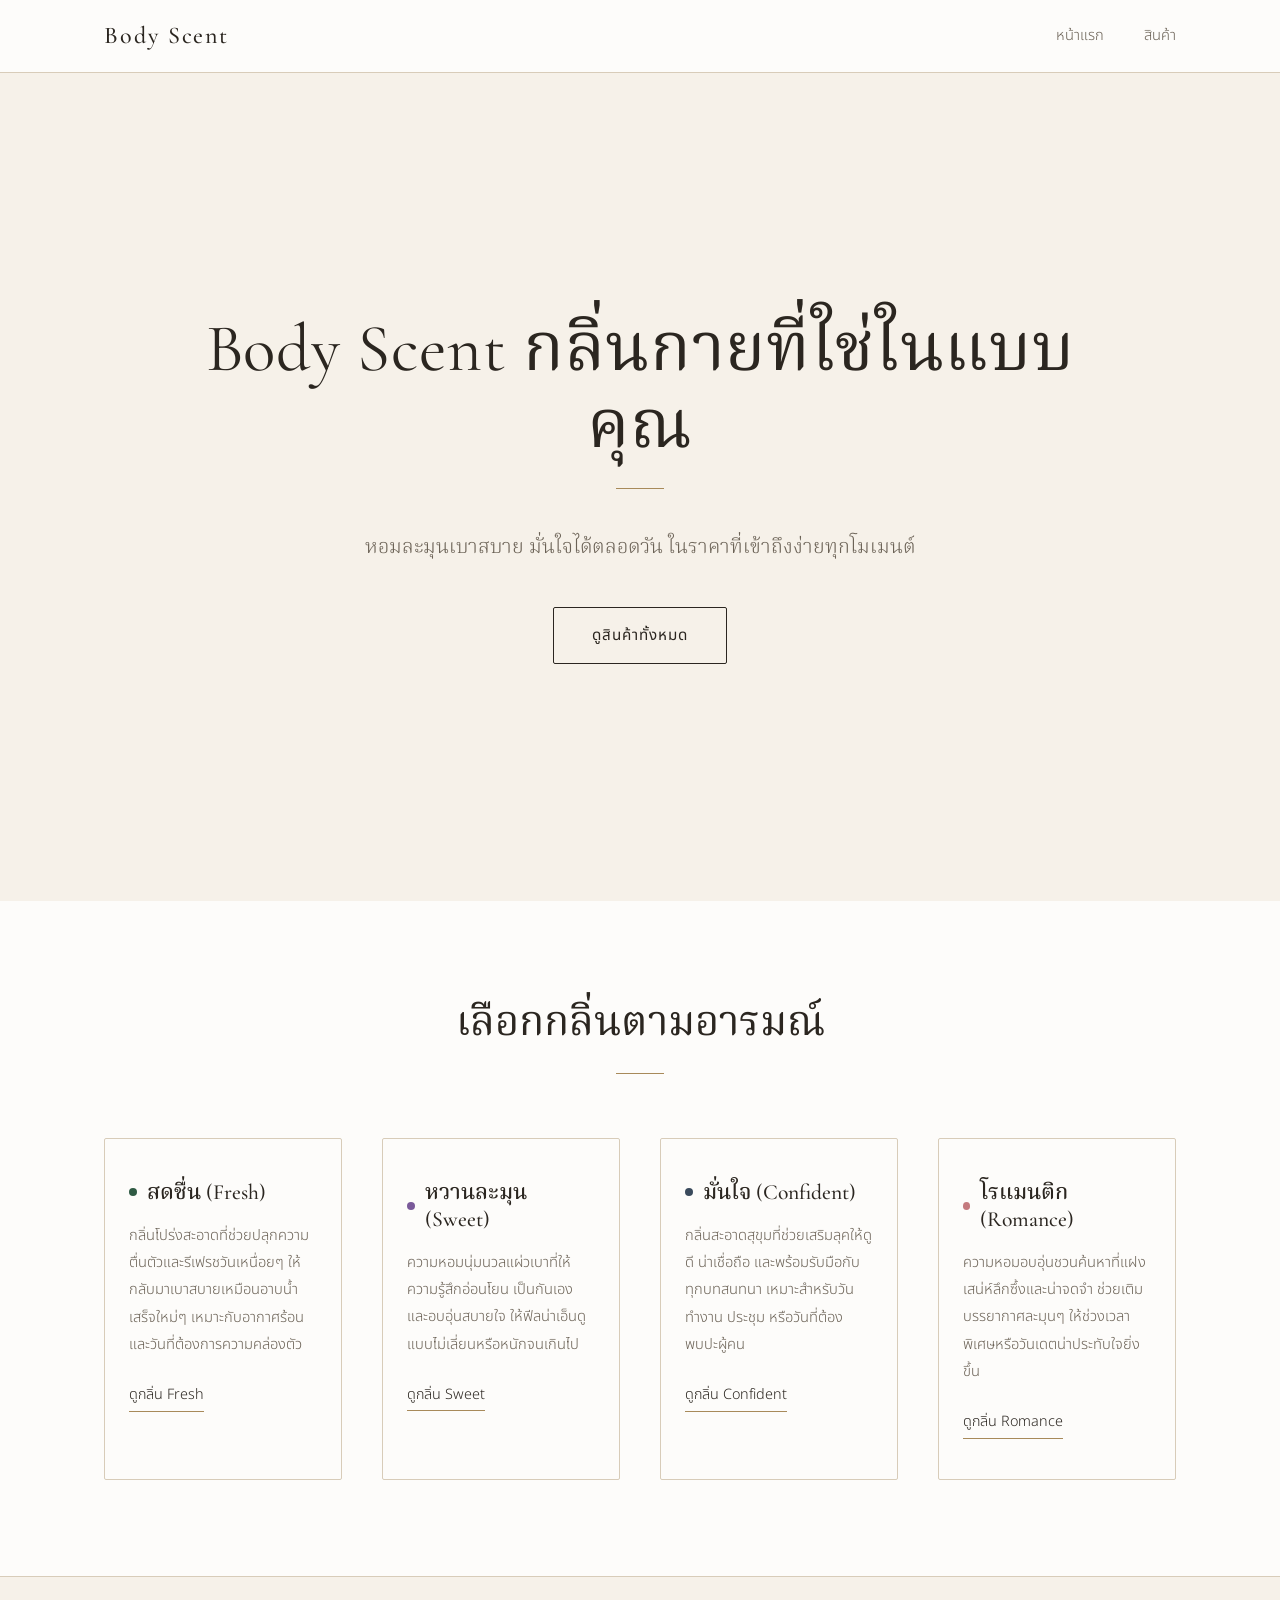
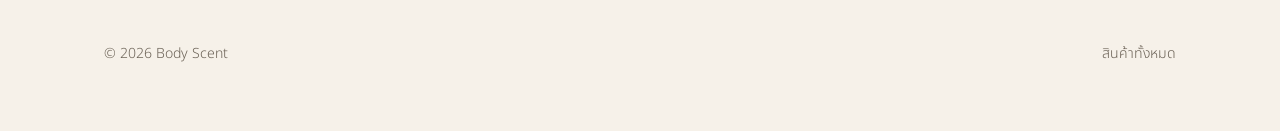
<file: index.html>
<!DOCTYPE html>
<html lang="th">
<head>
  <meta charset="UTF-8">
  <meta name="viewport" content="width=device-width, initial-scale=1">
  <title>Body Scent | กลิ่นกายที่ใช่ในแบบคุณ</title>
  <meta name="description" content="Body Scent น้ำหอมฉีดตัวและโรลออน หอมละมุนเบาสบาย มั่นใจได้ตลอดวัน ในราคาที่เข้าถึงง่าย">
  <link rel="stylesheet" href="style.css">
  <style>
    /* ปรับเฉพาะหน้าแรก */
    .hero {
      display: flex;
      align-items: center;
      min-height: calc(100vh - 4.5rem);
      min-height: calc(100svh - 4.5rem);
      padding-block: var(--space-6);
    }

    .hero h1 {
      max-width: 14em;
      margin-inline: auto;
    }

    .hero .lead {
      margin-inline: auto;
    }

    .hero .rule {
      margin-bottom: var(--space-4);
    }

    .mood-card {
      display: block;
      transition: border-color 0.35s var(--ease);
    }

    .mood-card:hover,
    .mood-card:focus-visible {
      border-color: var(--mood-color);
    }

    .mood-card .link-line {
      margin-top: var(--space-3);
      font-size: 0.9rem;
    }

    .mood-card p {
      margin-bottom: 0;
    }
  </style>
</head>
<body>

  <header class="site-header">
    <div class="container">
      <a class="logo" href="index.html">Body Scent</a>
      <ul class="nav">
        <li><a href="index.html" aria-current="page">หน้าแรก</a></li>
        <li><a href="product.html">สินค้า</a></li>
      </ul>
    </div>
  </header>

  <main>
    <section class="hero text-center">
      <div class="container">
        <h1>Body Scent กลิ่นกายที่ใช่ในแบบคุณ</h1>
        <span class="rule"></span>
        <p class="lead">หอมละมุนเบาสบาย มั่นใจได้ตลอดวัน ในราคาที่เข้าถึงง่ายทุกโมเมนต์</p>
        <a class="btn" href="product.html">ดูสินค้าทั้งหมด</a>
      </div>
    </section>

    <section class="section" id="moods">
      <div class="container">
        <div class="section-head">
          <h2>เลือกกลิ่นตามอารมณ์</h2>
          <span class="rule"></span>
        </div>

        <div class="mood-grid">
          <a class="mood-card" data-mood="fresh" href="product.html?mood=fresh">
            <h3><span class="mood-dot"></span>สดชื่น (Fresh)</h3>
            <p>กลิ่นโปร่งสะอาดที่ช่วยปลุกความตื่นตัวและรีเฟรชวันเหนื่อยๆ ให้กลับมาเบาสบายเหมือนอาบน้ำเสร็จใหม่ๆ เหมาะกับอากาศร้อนและวันที่ต้องการความคล่องตัว</p>
            <span class="link-line">ดูกลิ่น Fresh</span>
          </a>

          <a class="mood-card" data-mood="sweet" href="product.html?mood=sweet">
            <h3><span class="mood-dot"></span>หวานละมุน (Sweet)</h3>
            <p>ความหอมนุ่มนวลแผ่วเบาที่ให้ความรู้สึกอ่อนโยน เป็นกันเอง และอบอุ่นสบายใจ ให้ฟีลน่าเอ็นดูแบบไม่เลี่ยนหรือหนักจนเกินไป</p>
            <span class="link-line">ดูกลิ่น Sweet</span>
          </a>

          <a class="mood-card" data-mood="confident" href="product.html?mood=confident">
            <h3><span class="mood-dot"></span>มั่นใจ (Confident)</h3>
            <p>กลิ่นสะอาดสุขุมที่ช่วยเสริมลุคให้ดูดี น่าเชื่อถือ และพร้อมรับมือกับทุกบทสนทนา เหมาะสำหรับวันทำงาน ประชุม หรือวันที่ต้องพบปะผู้คน</p>
            <span class="link-line">ดูกลิ่น Confident</span>
          </a>

          <a class="mood-card" data-mood="romance" href="product.html?mood=romance">
            <h3><span class="mood-dot"></span>โรแมนติก (Romance)</h3>
            <p>ความหอมอบอุ่นชวนค้นหาที่แฝงเสน่ห์ลึกซึ้งและน่าจดจำ ช่วยเติมบรรยากาศละมุนๆ ให้ช่วงเวลาพิเศษหรือวันเดตน่าประทับใจยิ่งขึ้น</p>
            <span class="link-line">ดูกลิ่น Romance</span>
          </a>
        </div>
      </div>
    </section>
  </main>

  <footer class="site-footer">
    <div class="container">
      <span>© 2026 Body Scent</span>
      <a href="product.html">สินค้าทั้งหมด</a>
    </div>
  </footer>

  <script src="script.js"></script>
</body>
</html>
</file>
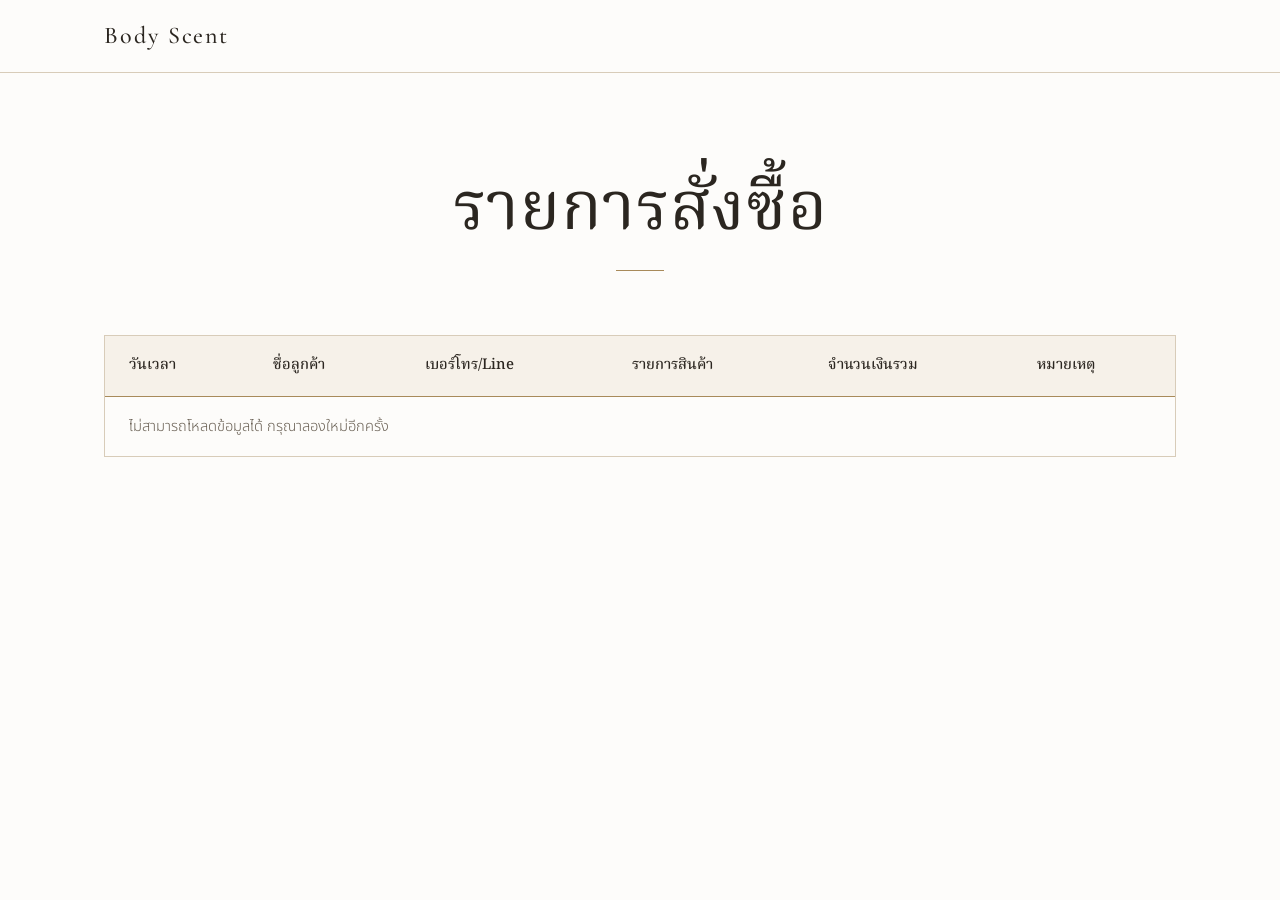
<file: admin.html>
<!DOCTYPE html>
<html lang="th">
<head>
  <meta charset="UTF-8">
  <meta name="viewport" content="width=device-width, initial-scale=1">
  <meta name="robots" content="noindex, nofollow">
  <title>รายการสั่งซื้อ | Body Scent</title>
  <link rel="stylesheet" href="style.css">
  <style>
    .table-wrap {
      overflow-x: auto;
      border: 1px solid var(--line);
    }

    #ordersTable {
      width: 100%;
      min-width: 52rem;
      border-collapse: collapse;
      font-size: 0.92rem;
    }

    #ordersTable th,
    #ordersTable td {
      padding: var(--space-2) var(--space-3);
      text-align: left;
      vertical-align: top;
      border-bottom: 1px solid var(--line);
    }

    #ordersTable thead th {
      font-family: var(--font-serif-th);
      font-weight: 500;
      color: var(--ink);
      background: var(--cream);
      border-bottom: 1px solid var(--accent);
      white-space: nowrap;
    }

    #ordersTable tbody td {
      color: var(--ink-soft);
    }

    #ordersTable tbody tr:last-child td {
      border-bottom: 0;
    }
  </style>
</head>
<body>

  <header class="site-header">
    <div class="container">
      <a class="logo" href="index.html">Body Scent</a>
    </div>
  </header>

  <main>
    <section class="section">
      <div class="container">
        <div class="section-head">
          <h1>รายการสั่งซื้อ</h1>
          <span class="rule"></span>
        </div>

        <div class="table-wrap">
          <table id="ordersTable">
            <thead>
              <tr>
                <th scope="col">วันเวลา</th>
                <th scope="col">ชื่อลูกค้า</th>
                <th scope="col">เบอร์โทร/Line</th>
                <th scope="col">รายการสินค้า</th>
                <th scope="col">จำนวนเงินรวม</th>
                <th scope="col">หมายเหตุ</th>
              </tr>
            </thead>
            <tbody></tbody>
          </table>
        </div>
      </div>
    </section>
  </main>

  <script src="script.js"></script>
</body>
</html>
</file>
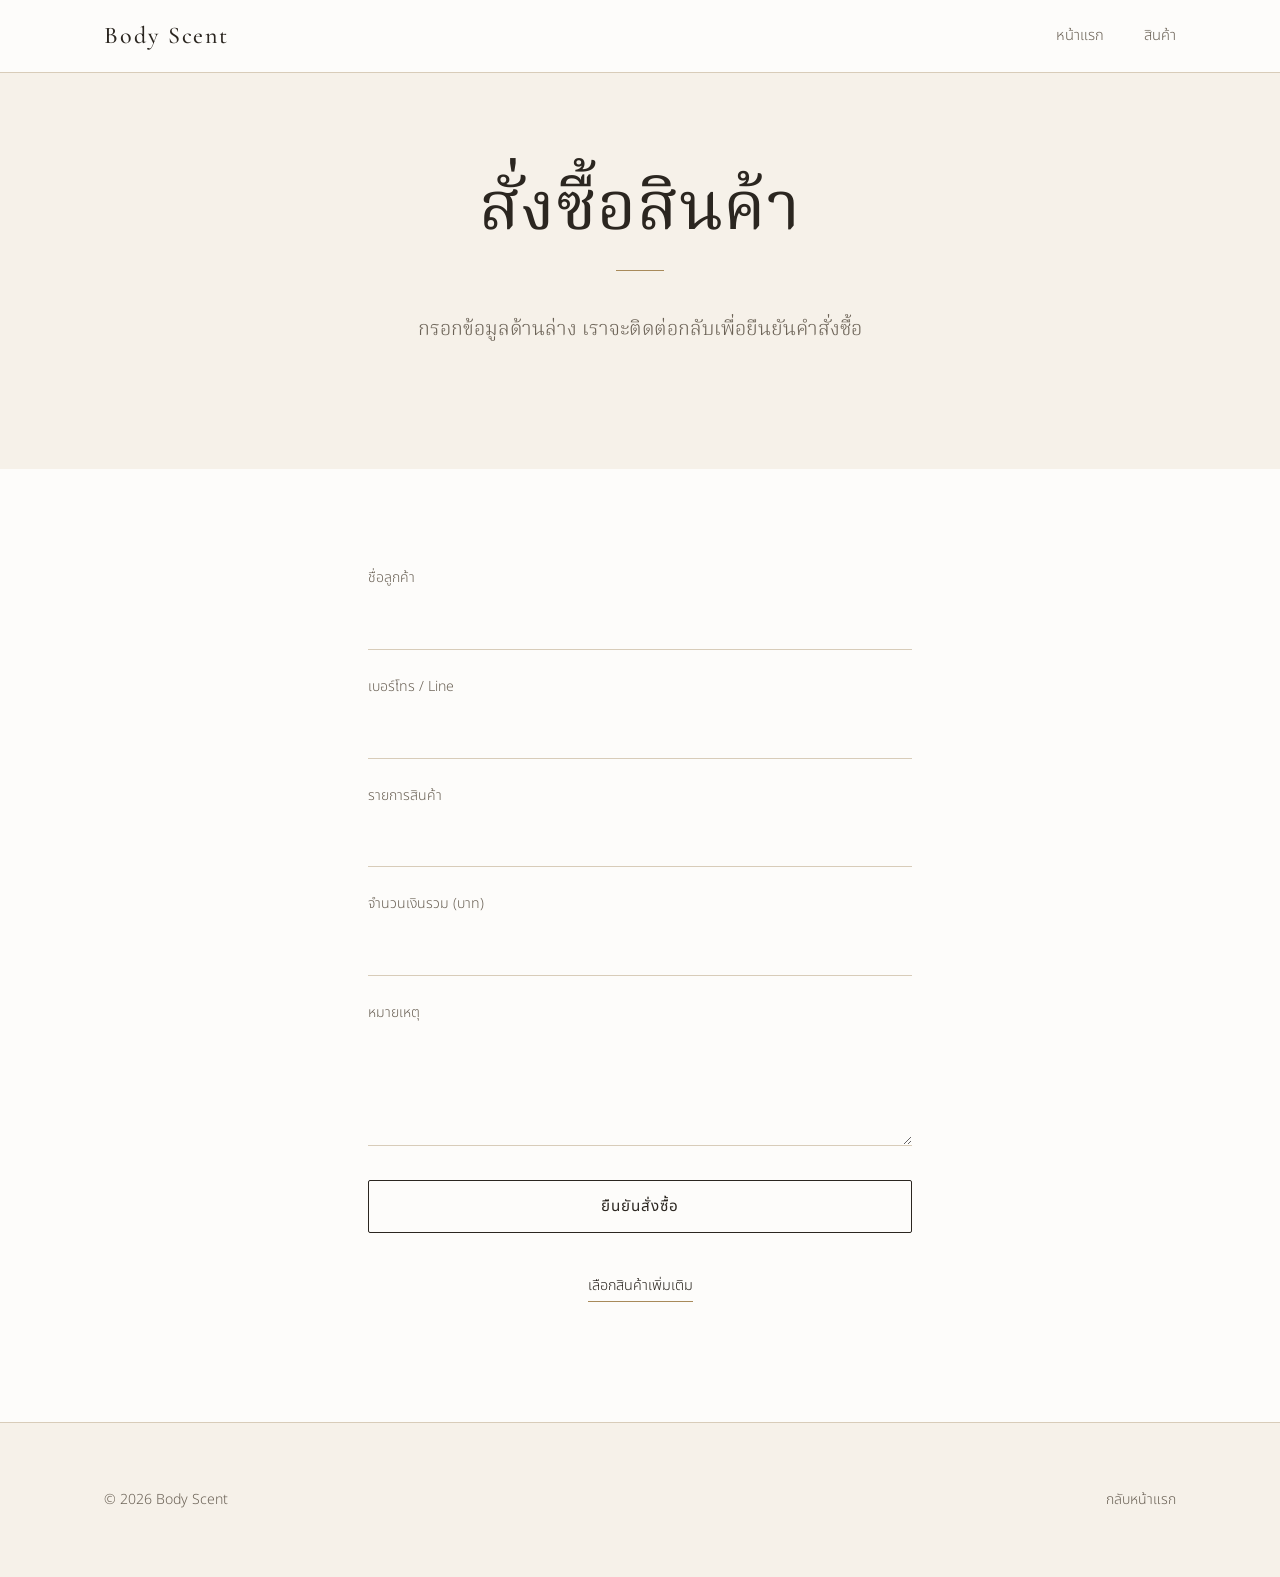
<file: order.html>
<!DOCTYPE html>
<html lang="th">
<head>
  <meta charset="UTF-8">
  <meta name="viewport" content="width=device-width, initial-scale=1">
  <title>สั่งซื้อสินค้า | Body Scent</title>
  <link rel="stylesheet" href="style.css">
  <style>
    .order-wrap {
      max-width: 34rem;
      margin-inline: auto;
    }

    .order-wrap .btn {
      margin-top: var(--space-3);
    }

    .order-back {
      margin-top: var(--space-4);
      text-align: center;
      font-size: 0.9rem;
    }
  </style>
</head>
<body>

  <header class="site-header">
    <div class="container">
      <a class="logo" href="index.html">Body Scent</a>
      <ul class="nav">
        <li><a href="index.html">หน้าแรก</a></li>
        <li><a href="product.html">สินค้า</a></li>
      </ul>
    </div>
  </header>

  <main>
    <section class="section section--cream text-center">
      <div class="container">
        <h1>สั่งซื้อสินค้า</h1>
        <span class="rule"></span>
        <p class="lead mt-4">กรอกข้อมูลด้านล่าง เราจะติดต่อกลับเพื่อยืนยันคำสั่งซื้อ</p>
      </div>
    </section>

    <section class="section">
      <div class="container">
        <div class="order-wrap">
          <form id="orderForm">
            <div class="field">
              <label for="customerName">ชื่อลูกค้า</label>
              <input class="input" type="text" id="customerName" name="customerName" autocomplete="name" required>
            </div>

            <div class="field">
              <label for="contact">เบอร์โทร / Line</label>
              <input class="input" type="text" id="contact" name="contact" autocomplete="tel" required>
            </div>

            <div class="field">
              <label for="items">รายการสินค้า</label>
              <input class="input" type="text" id="items" name="items" required>
            </div>

            <div class="field">
              <label for="total">จำนวนเงินรวม (บาท)</label>
              <input class="input" type="number" id="total" name="total" min="0" inputmode="numeric" required>
            </div>

            <div class="field">
              <label for="note">หมายเหตุ</label>
              <textarea class="textarea" id="note" name="note"></textarea>
            </div>

            <button class="btn btn--block" type="submit">ยืนยันสั่งซื้อ</button>
          </form>

          <p class="order-back"><a class="link-line" href="product.html">เลือกสินค้าเพิ่มเติม</a></p>
        </div>
      </div>
    </section>
  </main>

  <footer class="site-footer">
    <div class="container">
      <span>© 2026 Body Scent</span>
      <a href="index.html">กลับหน้าแรก</a>
    </div>
  </footer>

  <script src="script.js"></script>
</body>
</html>
</file>
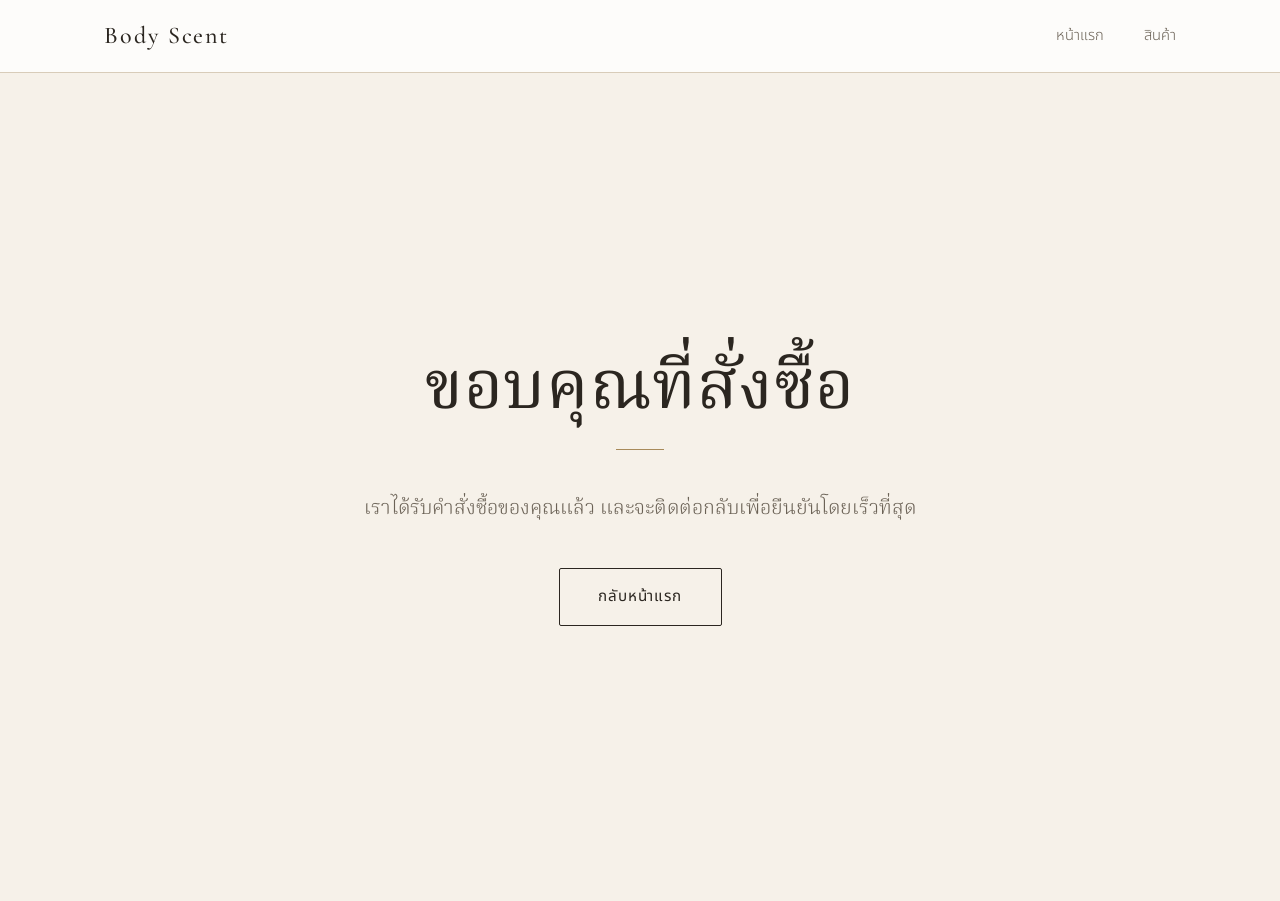
<file: thankyou.html>
<!DOCTYPE html>
<html lang="th">
<head>
  <meta charset="UTF-8">
  <meta name="viewport" content="width=device-width, initial-scale=1">
  <title>ขอบคุณที่สั่งซื้อ | Body Scent</title>
  <link rel="stylesheet" href="style.css">
  <style>
    .thanks {
      display: flex;
      align-items: center;
      min-height: calc(100vh - 4.5rem);
      min-height: calc(100svh - 4.5rem);
      padding-block: var(--space-6);
    }

    .thanks .lead {
      margin-inline: auto;
    }
  </style>
</head>
<body>

  <header class="site-header">
    <div class="container">
      <a class="logo" href="index.html">Body Scent</a>
      <ul class="nav">
        <li><a href="index.html">หน้าแรก</a></li>
        <li><a href="product.html">สินค้า</a></li>
      </ul>
    </div>
  </header>

  <main>
    <section class="section section--cream thanks text-center">
      <div class="container">
        <h1>ขอบคุณที่สั่งซื้อ</h1>
        <span class="rule"></span>
        <p class="lead mt-4 mb-4">เราได้รับคำสั่งซื้อของคุณแล้ว และจะติดต่อกลับเพื่อยืนยันโดยเร็วที่สุด</p>
        <a class="btn" href="index.html">กลับหน้าแรก</a>
      </div>
    </section>
  </main>

</body>
</html>
</file>
<file: style.css>
/* ==========================================================
   Body Scent — Theme
   พรีเมียม เรียบหรู มินิมอล | ขาว-ครีม-เบจเข้ม + ทอง/บรอนซ์อ่อน
   ========================================================== */

@import url("https://fonts.googleapis.com/css2?family=Cormorant+Garamond:ital,wght@0,400;0,500;0,600;1,400&family=Noto+Serif+Thai:wght@300;400;500;600&family=Noto+Sans+Thai:wght@300;400;500&display=swap");

/* ---------- Design tokens ---------- */
:root {
  /* พื้นหลัง */
  --white: #fdfcfa;
  --cream: #f6f1e9;
  --beige: #e8dfd1;
  --beige-deep: #b9a88f;

  /* ตัวอักษร */
  --ink: #2b2620;
  --ink-soft: #6b6256;

  /* สีเน้น (ทอง/บรอนซ์อ่อน) */
  --accent: #a88a5a;
  --accent-deep: #8a6f45;
  --accent-soft: #d9c9a8;

  /* เส้นขอบ */
  --line: #d8ccb9;
  --line-strong: #2b2620;

  /* สีของแต่ละ mood (ใช้แค่จุดเล็กๆ) */
  --mood-fresh: #2f5a43;
  --mood-sweet: #7a5a9a;
  --mood-confident: #3a4a5c;
  --mood-romance: #c47a7e;

  /* ฟอนต์ */
  --font-display: "Cormorant Garamond", "Noto Serif Thai", Georgia, serif;
  --font-serif-th: "Noto Serif Thai", "Cormorant Garamond", Georgia, serif;
  --font-body: "Noto Sans Thai", system-ui, -apple-system, "Segoe UI", sans-serif;

  /* ระยะห่าง */
  --space-1: 0.5rem;
  --space-2: 1rem;
  --space-3: 1.5rem;
  --space-4: 2.5rem;
  --space-5: 4rem;
  --space-6: 6rem;
  --space-7: 9rem;

  --container: 1120px;
  --radius: 2px;
  --ease: cubic-bezier(0.22, 0.61, 0.36, 1);
}

/* ---------- Reset / Base ---------- */
*,
*::before,
*::after {
  box-sizing: border-box;
}

html {
  scroll-behavior: smooth;
  -webkit-text-size-adjust: 100%;
}

body {
  margin: 0;
  background: var(--white);
  color: var(--ink);
  font-family: var(--font-body);
  font-weight: 300;
  font-size: 1rem;
  line-height: 1.85;
  -webkit-font-smoothing: antialiased;
}

img {
  display: block;
  max-width: 100%;
  height: auto;
}

a {
  color: inherit;
  text-decoration: none;
}

::selection {
  background: var(--accent-soft);
  color: var(--ink);
}

:focus-visible {
  outline: 1px solid var(--accent-deep);
  outline-offset: 4px;
}

/* ---------- Typography ---------- */
h1,
h2,
h3,
h4 {
  margin: 0 0 var(--space-2);
  font-family: var(--font-display);
  font-weight: 500;
  line-height: 1.25;
  color: var(--ink);
}

h1 {
  font-size: clamp(2.4rem, 6vw, 4.2rem);
  font-weight: 400;
  letter-spacing: 0.01em;
  line-height: 1.15;
}

h2 {
  font-size: clamp(1.8rem, 3.6vw, 2.6rem);
  font-weight: 400;
}

h3 {
  font-size: 1.35rem;
}

p {
  margin: 0 0 var(--space-3);
  color: var(--ink-soft);
}

.lead {
  font-family: var(--font-serif-th);
  font-weight: 300;
  font-size: clamp(1.05rem, 2vw, 1.25rem);
  line-height: 1.9;
  color: var(--ink-soft);
  max-width: 36em;
}

.text-center {
  text-align: center;
}

.text-center .lead {
  margin-inline: auto;
}

/* ---------- Layout ---------- */
.container {
  width: 100%;
  max-width: var(--container);
  margin-inline: auto;
  padding-inline: var(--space-3);
}

.section {
  padding-block: var(--space-6);
}

.section--cream {
  background: var(--cream);
}

.section--beige {
  background: var(--beige);
}

.section-head {
  max-width: 36rem;
  margin: 0 auto var(--space-5);
  text-align: center;
}

/* เส้นทองบางๆ ใต้หัวข้อ */
.rule {
  display: block;
  width: 3rem;
  height: 1px;
  margin: var(--space-3) auto 0;
  background: var(--accent);
  border: 0;
}

.rule--left {
  margin-left: 0;
}

.divider {
  border: 0;
  border-top: 1px solid var(--line);
  margin: var(--space-5) 0;
}

/* ---------- Header / Nav ---------- */
.site-header {
  position: sticky;
  top: 0;
  z-index: 50;
  background: rgba(253, 252, 250, 0.92);
  backdrop-filter: blur(8px);
  border-bottom: 1px solid var(--line);
}

.site-header .container {
  display: flex;
  align-items: center;
  justify-content: space-between;
  min-height: 4.5rem;
}

.logo {
  font-family: var(--font-display);
  font-size: 1.5rem;
  font-weight: 500;
  letter-spacing: 0.08em;
  color: var(--ink);
}

.nav {
  display: flex;
  gap: var(--space-4);
  margin: 0;
  padding: 0;
  list-style: none;
}

.nav a {
  position: relative;
  font-size: 0.92rem;
  color: var(--ink-soft);
  padding-block: 0.25rem;
  transition: color 0.3s var(--ease);
}

.nav a::after {
  content: "";
  position: absolute;
  left: 0;
  bottom: 0;
  width: 0;
  height: 1px;
  background: var(--accent);
  transition: width 0.3s var(--ease);
}

.nav a:hover,
.nav a:focus-visible {
  color: var(--ink);
}

.nav a:hover::after,
.nav a:focus-visible::after {
  width: 100%;
}

/* ---------- Hero ---------- */
.hero {
  padding-block: var(--space-7) var(--space-6);
  background: var(--cream);
}

.hero .lead {
  margin-block: var(--space-3) var(--space-4);
}

/* ---------- Buttons (เส้นบาง สีเข้มนุ่มตา) ---------- */
.btn {
  display: inline-block;
  padding: 0.85rem 2.4rem;
  font-family: var(--font-body);
  font-size: 0.95rem;
  font-weight: 400;
  letter-spacing: 0.06em;
  color: var(--ink);
  background: transparent;
  border: 1px solid var(--line-strong);
  border-radius: var(--radius);
  cursor: pointer;
  transition: background 0.35s var(--ease), color 0.35s var(--ease),
    border-color 0.35s var(--ease);
}

.btn:hover,
.btn:focus-visible {
  background: var(--ink);
  color: var(--white);
}

.btn--accent {
  border-color: var(--accent-deep);
  color: var(--accent-deep);
}

.btn--accent:hover,
.btn--accent:focus-visible {
  background: var(--accent-deep);
  border-color: var(--accent-deep);
  color: var(--white);
}

.btn--block {
  display: block;
  width: 100%;
  text-align: center;
}

.btn--sm {
  padding: 0.55rem 1.4rem;
  font-size: 0.85rem;
}

.link-line {
  display: inline-block;
  color: var(--ink);
  border-bottom: 1px solid var(--accent);
  padding-bottom: 2px;
  transition: color 0.3s var(--ease);
}

.link-line:hover {
  color: var(--accent-deep);
}

/* ---------- Mood (จุดสีเล็กๆ) ---------- */
[data-mood] {
  --mood-color: var(--accent);
}

[data-mood="fresh"] {
  --mood-color: var(--mood-fresh);
}

[data-mood="sweet"] {
  --mood-color: var(--mood-sweet);
}

[data-mood="confident"] {
  --mood-color: var(--mood-confident);
}

[data-mood="romance"] {
  --mood-color: var(--mood-romance);
}

.mood-dot {
  display: inline-block;
  width: 0.5rem;
  height: 0.5rem;
  margin-right: 0.6rem;
  border-radius: 50%;
  background: var(--mood-color);
  vertical-align: middle;
}

/* เส้นสั้นใต้หัวข้อที่เป็นสี mood */
.mood-rule {
  display: block;
  width: 1.75rem;
  height: 2px;
  margin-top: var(--space-1);
  background: var(--mood-color);
}

/* ---------- Filter (เลือก mood / ประเภท) ---------- */
.filters {
  display: flex;
  flex-wrap: wrap;
  justify-content: center;
  gap: var(--space-1) var(--space-3);
  margin-bottom: var(--space-5);
}

.filter-btn {
  display: inline-flex;
  align-items: center;
  padding: 0.5rem 1.2rem;
  font-family: var(--font-body);
  font-size: 0.92rem;
  font-weight: 300;
  color: var(--ink-soft);
  background: transparent;
  border: 1px solid transparent;
  border-radius: var(--radius);
  cursor: pointer;
  transition: color 0.3s var(--ease), border-color 0.3s var(--ease);
}

.filter-btn:hover {
  color: var(--ink);
}

.filter-btn.is-active,
.filter-btn[aria-pressed="true"] {
  color: var(--ink);
  border-color: var(--line-strong);
}

/* ---------- Product grid / card ---------- */
.product-grid {
  display: grid;
  grid-template-columns: repeat(auto-fill, minmax(240px, 1fr));
  gap: var(--space-5) var(--space-4);
}

.product-card {
  display: flex;
  flex-direction: column;
  background: transparent;
  border: 0;
}

.product-card__media {
  position: relative;
  overflow: hidden;
  aspect-ratio: 4 / 5;
  background: var(--cream);
  border: 1px solid var(--line);
}

.product-card__media img {
  width: 100%;
  height: 100%;
  object-fit: cover;
  transition: transform 0.9s var(--ease);
}

.product-card:hover .product-card__media img {
  transform: scale(1.03);
}

.product-card__body {
  display: flex;
  flex-direction: column;
  flex: 1;
  padding-top: var(--space-3);
}

.product-card__mood {
  display: flex;
  align-items: center;
  margin-bottom: var(--space-1);
  font-size: 0.82rem;
  color: var(--ink-soft);
}

.product-card__name {
  margin-bottom: var(--space-1);
  font-family: var(--font-serif-th);
  font-size: 1.1rem;
  font-weight: 400;
  line-height: 1.5;
}

.product-card__meta {
  margin-bottom: var(--space-2);
  font-size: 0.88rem;
  color: var(--ink-soft);
}

.product-card__desc {
  flex: 1;
  margin-bottom: var(--space-3);
  font-size: 0.9rem;
  line-height: 1.8;
}

.price {
  font-family: var(--font-display);
  font-size: 1.5rem;
  font-weight: 500;
  color: var(--accent-deep);
}

.price small {
  font-family: var(--font-body);
  font-size: 0.8rem;
  font-weight: 300;
  color: var(--ink-soft);
  margin-left: 0.25rem;
}

.product-card__footer {
  display: flex;
  align-items: center;
  justify-content: space-between;
  gap: var(--space-2);
  padding-top: var(--space-2);
  border-top: 1px solid var(--line);
}

/* ---------- Mood section (การ์ดบอกคาแรกเตอร์) ---------- */
.mood-grid {
  display: grid;
  grid-template-columns: repeat(auto-fit, minmax(220px, 1fr));
  gap: var(--space-4);
}

.mood-card {
  padding: var(--space-4) var(--space-3);
  background: var(--white);
  border: 1px solid var(--line);
  border-radius: var(--radius);
}

.mood-card h3 {
  display: flex;
  align-items: center;
  margin-bottom: var(--space-2);
}

.mood-card p {
  margin: 0;
  font-size: 0.92rem;
}

/* ---------- Feature list (จุดเด่น) ---------- */
.features {
  display: grid;
  grid-template-columns: repeat(auto-fit, minmax(200px, 1fr));
  gap: var(--space-4);
  margin: 0;
  padding: 0;
  list-style: none;
}

.features li {
  padding-top: var(--space-3);
  border-top: 1px solid var(--accent-soft);
}

.features h3 {
  margin-bottom: var(--space-1);
  font-size: 1.15rem;
}

.features p {
  margin: 0;
  font-size: 0.92rem;
}

/* ---------- Split (รูป + ข้อความ) ---------- */
.split {
  display: grid;
  grid-template-columns: 1fr 1fr;
  gap: var(--space-6);
  align-items: center;
}

.split img {
  width: 100%;
  border: 1px solid var(--line);
}

/* ---------- Forms ---------- */
.field {
  margin-bottom: var(--space-3);
}

.field label {
  display: block;
  margin-bottom: var(--space-1);
  font-size: 0.88rem;
  color: var(--ink-soft);
}

.input,
.select,
.textarea {
  width: 100%;
  padding: 0.8rem 0;
  font-family: var(--font-body);
  font-size: 1rem;
  font-weight: 300;
  color: var(--ink);
  background: transparent;
  border: 0;
  border-bottom: 1px solid var(--line);
  border-radius: 0;
  transition: border-color 0.3s var(--ease);
}

.input:focus,
.select:focus,
.textarea:focus {
  outline: none;
  border-bottom-color: var(--accent-deep);
}

.textarea {
  min-height: 7rem;
  resize: vertical;
}

/* ---------- Footer ---------- */
.site-footer {
  padding-block: var(--space-5);
  background: var(--cream);
  border-top: 1px solid var(--line);
  font-size: 0.88rem;
  color: var(--ink-soft);
}

.site-footer .container {
  display: flex;
  flex-wrap: wrap;
  align-items: center;
  justify-content: space-between;
  gap: var(--space-3);
}

.site-footer a:hover {
  color: var(--accent-deep);
}

/* ---------- Utilities ---------- */
.mt-0 { margin-top: 0; }
.mb-0 { margin-bottom: 0; }
.mt-4 { margin-top: var(--space-4); }
.mb-4 { margin-bottom: var(--space-4); }
.visually-hidden {
  position: absolute;
  width: 1px;
  height: 1px;
  margin: -1px;
  padding: 0;
  overflow: hidden;
  clip: rect(0, 0, 0, 0);
  white-space: nowrap;
  border: 0;
}

/* ---------- Responsive ---------- */
@media (max-width: 900px) {
  .split {
    grid-template-columns: 1fr;
    gap: var(--space-4);
  }
}

@media (max-width: 640px) {
  .section {
    padding-block: var(--space-5);
  }

  .hero {
    padding-block: var(--space-6) var(--space-5);
  }

  .section-head {
    margin-bottom: var(--space-4);
  }

  .nav {
    gap: var(--space-3);
  }

  .site-header .container {
    min-height: 4rem;
  }

  .product-grid {
    grid-template-columns: repeat(2, 1fr);
    gap: var(--space-4) var(--space-2);
  }

  .product-card__desc {
    display: none;
  }

  .product-card__footer {
    flex-direction: column;
    align-items: stretch;
    gap: var(--space-1);
  }

  .site-footer .container {
    flex-direction: column;
    text-align: center;
  }
}

@media (max-width: 420px) {
  .nav {
    display: none; /* ซ่อนเมนูบนจอเล็กมาก (เพิ่มเมนูมือถือภายหลังได้) */
  }

  .btn {
    padding-inline: 1.6rem;
  }
}

/* ---------- Reduced motion ---------- */
@media (prefers-reduced-motion: reduce) {
  html {
    scroll-behavior: auto;
  }

  *,
  *::before,
  *::after {
    transition-duration: 0.01ms !important;
    animation-duration: 0.01ms !important;
  }
}
</file>
